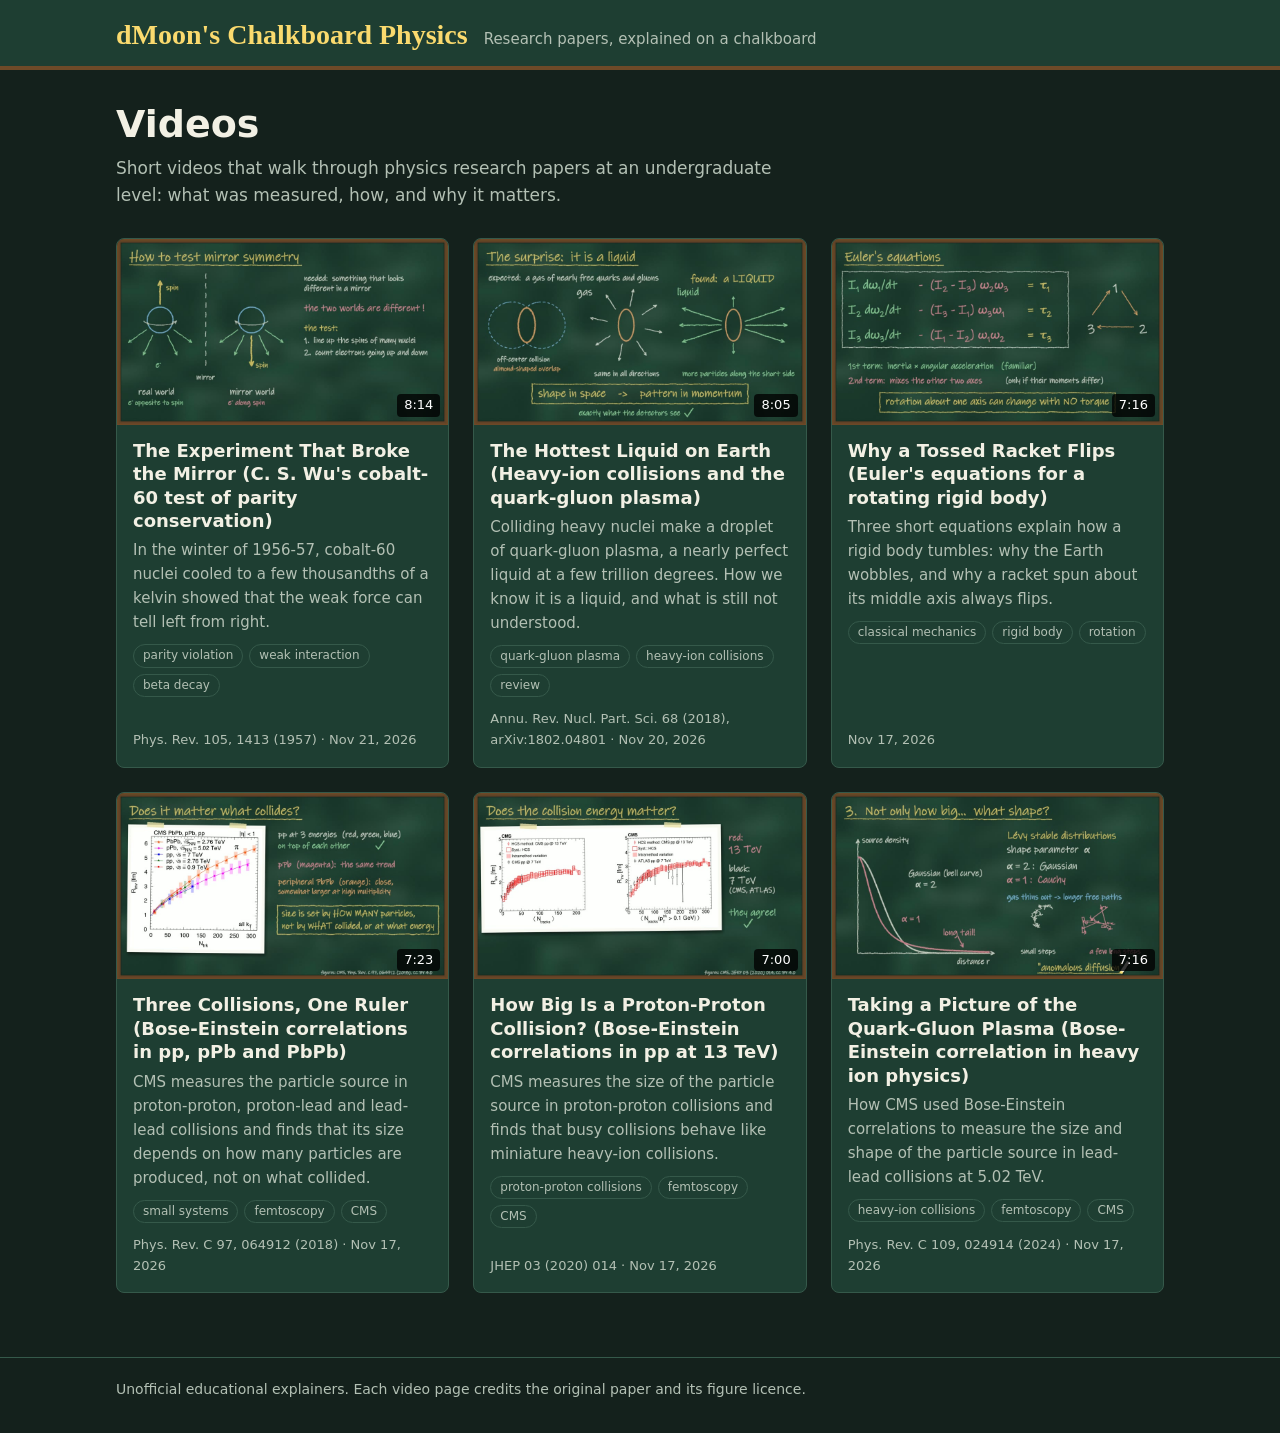
<file: index.html>
<!doctype html>
<html lang="en">
<head>
<meta charset="utf-8">
<meta name="viewport" content="width=device-width, initial-scale=1">
<title>dMoon's Chalkboard Physics</title>
<meta name="description" content="Short chalkboard videos that explain physics research papers at an undergraduate level.">
<link rel="stylesheet" href="assets/style.css">
</head>
<body>
<header class="site"><div class="wrap">
  <a class="brand" href="./">dMoon's Chalkboard Physics</a>
  <span class="tagline">Research papers, explained on a chalkboard</span>
</div></header>
<main><div class="wrap">
  <h1>Videos</h1>
  <p class="lead">Short videos that walk through physics research papers at an undergraduate level: what was measured, how, and why it matters.</p>
  <div id="video-list"><p class="empty">Loading videos…</p></div>
  <noscript><p class="empty">This page needs JavaScript to list the videos.</p></noscript>
</div></main>
<footer class="site"><div class="wrap">
  Unofficial educational explainers. Each video page credits the original paper and its figure licence.
</div></footer>
<script src="assets/site.js"></script>
</body>
</html>
</file>
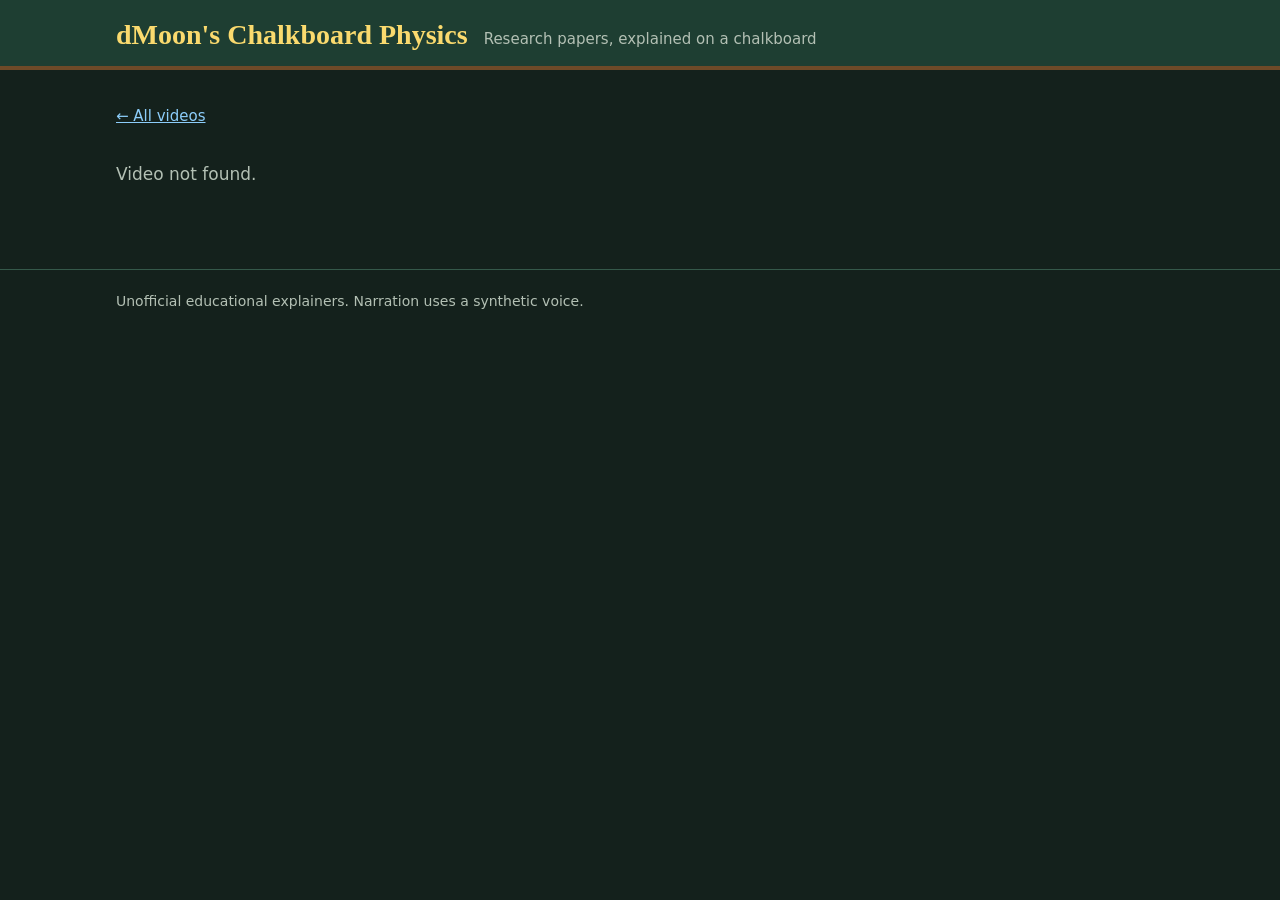
<file: watch.html>
<!doctype html>
<html lang="en">
<head>
<meta charset="utf-8">
<meta name="viewport" content="width=device-width, initial-scale=1">
<title>dMoon's Chalkboard Physics</title>
<link rel="stylesheet" href="assets/style.css">
</head>
<body>
<header class="site"><div class="wrap">
  <a class="brand" href="./">dMoon's Chalkboard Physics</a>
  <span class="tagline">Research papers, explained on a chalkboard</span>
</div></header>
<main><div class="wrap">
  <a class="back" href="./">&larr; All videos</a>
  <div id="watch"><p class="empty">Loading…</p></div>
  <noscript><p class="empty">This page needs JavaScript to show the video.</p></noscript>
</div></main>
<footer class="site"><div class="wrap">
  Unofficial educational explainers. Narration uses a synthetic voice.
</div></footer>
<script src="assets/site.js"></script>
</body>
</html>
</file>
<file: assets/style.css>
:root {
  --bg: #14211c; --board: #1e3e32; --board-2: #244a3c; --frame: #6e4a28;
  --ink: #f2f0e4; --mute: #b3c0b4; --accent: #fada6e; --link: #8ccdfa; --line: #35594a;
}
* { box-sizing: border-box; }
html { -webkit-text-size-adjust: 100%; }
body { margin: 0; background: var(--bg); color: var(--ink); font: 17px/1.6 "Segoe UI", system-ui, -apple-system, Roboto, sans-serif; }
a { color: var(--link); }
a:focus-visible, button:focus-visible { outline: 2px solid var(--accent); outline-offset: 3px; }
.wrap { max-width: 1080px; margin: 0 auto; padding: 0 16px; }

header.site { border-bottom: 4px solid var(--frame); background: var(--board); }
header.site .wrap { display: flex; align-items: baseline; gap: 16px; flex-wrap: wrap; padding-top: 18px; padding-bottom: 14px; }
.brand { font: 700 28px/1.2 "Ink Free", "Segoe Print", "Bradley Hand", "Comic Sans MS", cursive; color: var(--accent); text-decoration: none; }
.tagline { color: var(--mute); font-size: 15px; }

main { padding: 32px 0 64px; }
h1 { font-size: clamp(26px, 4.5vw, 38px); line-height: 1.2; margin: 0 0 8px; text-wrap: balance; }
h2 { font-size: 20px; margin: 32px 0 10px; color: var(--accent); }
.lead { color: var(--mute); margin: 0 0 28px; max-width: 65ch; }

.grid { display: grid; grid-template-columns: repeat(auto-fill, minmax(290px, 1fr)); gap: 24px; list-style: none; padding: 0; margin: 0; }
.card { background: var(--board); border: 1px solid var(--line); border-radius: 8px; overflow: hidden; display: flex; flex-direction: column; }
.card a.thumb { display: block; position: relative; aspect-ratio: 16/9; background: #0d1512; }
.card img { display: block; width: 100%; height: 100%; object-fit: cover; }
.dur { position: absolute; right: 8px; bottom: 8px; background: rgba(0,0,0,.78); color: #fff; font-size: 13px; padding: 1px 7px; border-radius: 4px; font-variant-numeric: tabular-nums; }
.card .body { padding: 14px 16px 16px; display: flex; flex-direction: column; gap: 6px; flex: 1; }
.card h3 { margin: 0; font-size: 18px; line-height: 1.3; }
.card h3 a { color: var(--ink); text-decoration: none; }
.card h3 a:hover { text-decoration: underline; }
.card p { margin: 0; color: var(--mute); font-size: 15px; }
.meta { font-size: 13px; color: var(--mute); margin-top: auto; padding-top: 6px; }
.tags { display: flex; flex-wrap: wrap; gap: 6px; padding: 0; margin: 4px 0 0; list-style: none; }
.tags li { font-size: 12px; border: 1px solid var(--line); border-radius: 999px; padding: 1px 9px; color: var(--mute); }

.player { width: 100%; height: auto; aspect-ratio: 16/9; background: #000; border: 6px solid var(--frame); border-radius: 6px; display: block; }
.cols { display: grid; grid-template-columns: minmax(0, 2fr) minmax(0, 1fr); gap: 32px; margin-top: 8px; }
@media (max-width: 760px) { .cols { grid-template-columns: 1fr; gap: 8px; } }
.chapters { list-style: none; padding: 0; margin: 0; }
.chapters button { display: flex; gap: 12px; width: 100%; text-align: left; background: none; border: 0; border-bottom: 1px solid var(--line); color: var(--ink); font: inherit; padding: 8px 4px; cursor: pointer; }
.chapters button:hover { background: var(--board); }
.chapters .t { color: var(--accent); font-variant-numeric: tabular-nums; min-width: 3.2em; }
.note { margin-top: 28px; padding: 14px 16px; background: var(--board); border-radius: 6px; font-size: 15px; color: var(--mute); }
.back { display: inline-block; margin-bottom: 16px; font-size: 15px; }
.empty { color: var(--mute); }
footer.site { border-top: 1px solid var(--line); color: var(--mute); font-size: 14px; padding: 20px 0 32px; }
</file>
